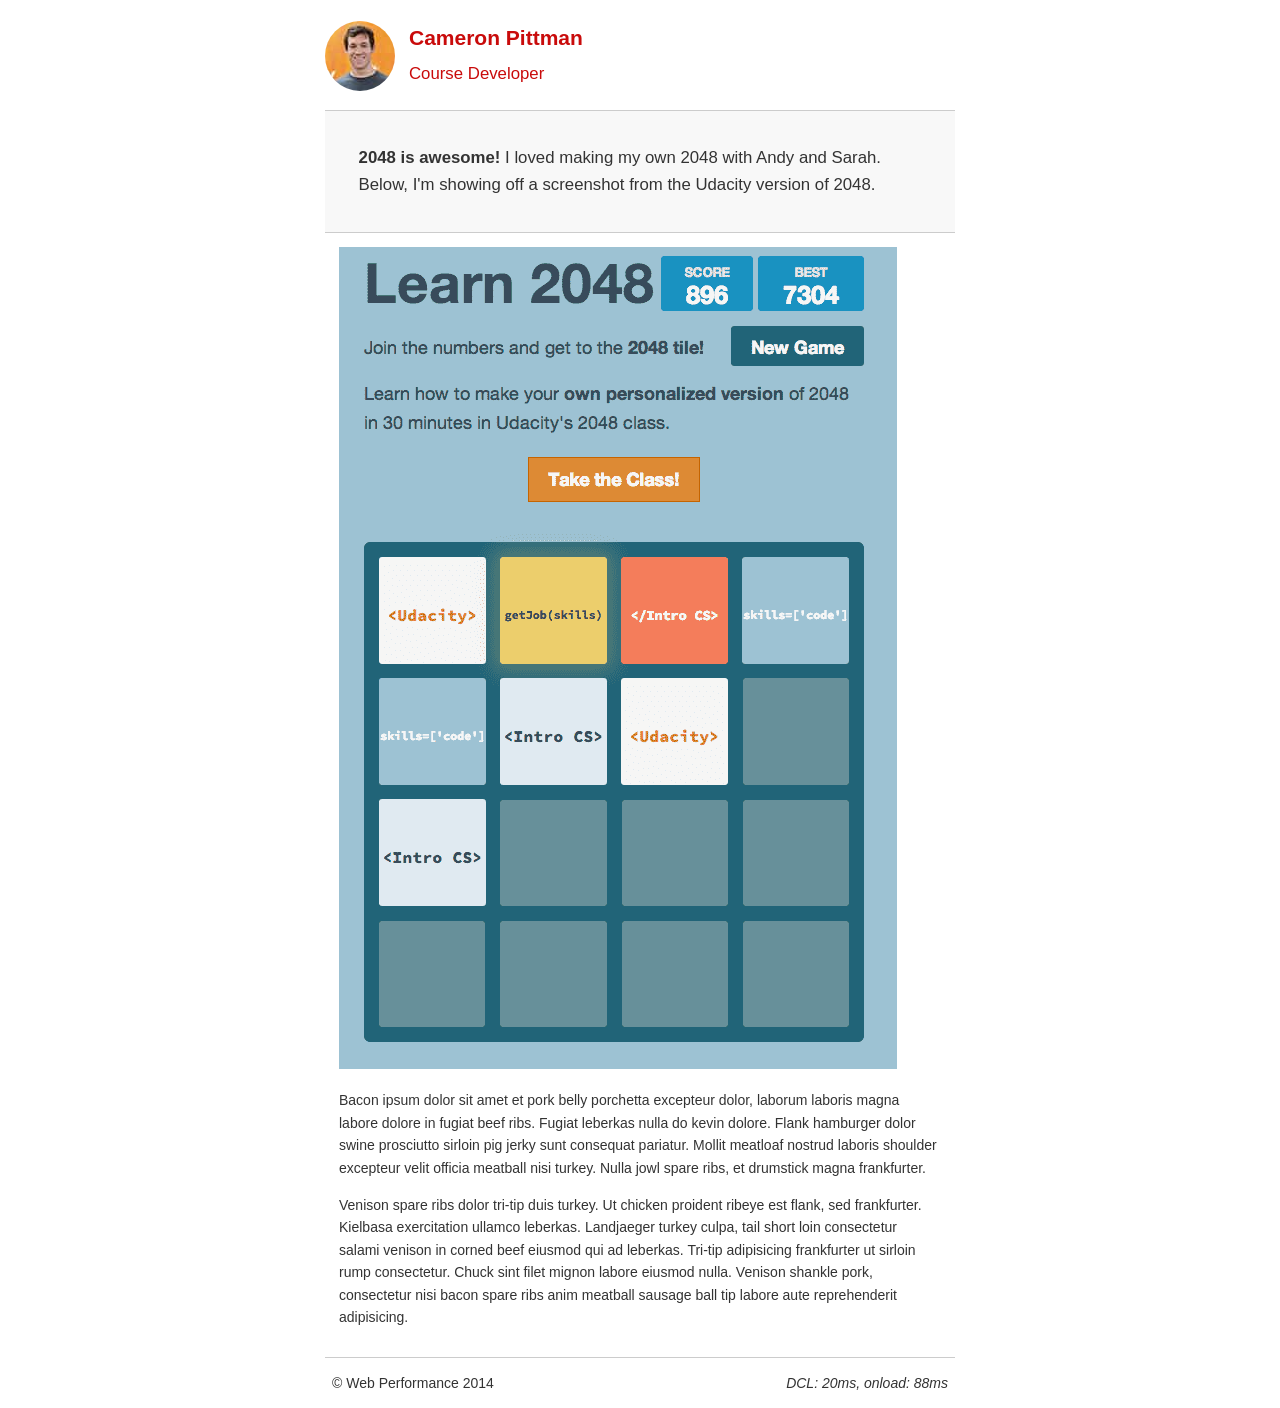
<file: project-2048.html>
<!DOCTYPE html><html lang="en"> <head> <meta charset="utf-8"> <meta name="viewport" content="width=device-width, initial-scale=1"> <meta name="description" content=" FILL ME IN "> <meta name="author" content=" FILL ME IN "> <title>Cameron Pittman: Portfolio</title> <style>
    html{font-size:100%;overflow-y:scroll;-webkit-tap-highlight-color:rgba(0,0,0,0);-ms-text-size-adjust:100%;-webkit-text-size-adjust:none}body{margin:0;font-size:14px;line-height:1.61;font-weight:400}body,button,input,select,textarea{font-family:'Open Sans',sans-serif;color:#333}a{color:#12C}a:visited{color:#61C}a:focus{outline:thin dotted}a:hover,a:active{color:#c00;outline:0}b,strong{font-weight:700}pre,code{font-family:monospace,monospace;font-size:1em}ul,ol{margin:1em 0;padding:0 0 0 20px}img{border:0;max-width:100%}body{background:#fff}header,footer,.container{max-width:45em;margin:0 auto}header{padding:0 .5em;color:#C90B0B}header img{border-radius:40px;float:left}header p{font-size:1.5em;font-weight:700;padding-left:4em}header p span{font-size:.8em;font-weight:400}.hero{padding:2em;background-color:#f8f8f8;font-size:1.2em;border-bottom:1px solid #ccc;border-top:1px solid #ccc}.content{padding:1em 1em}.content li{list-style-type:none;font-size:1.1em}li img{float:left;padding-right:1em}li p{font-size:.9em;font-style:italic}footer{padding:0 .5em;border-top:1px solid #ccc}footer span{float:right;font-style:italic}
  </style> <link href="css/print.css" rel="stylesheet" media="print"> <link rel="stylesheet" href="css/smart-phone-style.css" media="max-width: 480px"> <script async src="//www.google-analytics.com/analytics.js"></script> <script async src="js/perfmatters.js"></script> </head> <body> <header> <a href="/"><img src="img/profilepic.jpg"></a> <p>Cameron Pittman<br><span>Course Developer</span></p></header> <div class="container"> <div class="hero"> <strong>2048 is awesome!</strong> I loved making my own 2048 with Andy and Sarah. Below, I'm showing off a screenshot from the Udacity version of 2048. </div><div class="content"> <img class="img-responsive" src="img/2048.png"> <p>Bacon ipsum dolor sit amet et pork belly porchetta excepteur dolor, laborum laboris magna labore dolore in fugiat beef ribs. Fugiat leberkas nulla do kevin dolore. Flank hamburger dolor swine prosciutto sirloin pig jerky sunt consequat pariatur. Mollit meatloaf nostrud laboris shoulder excepteur velit officia meatball nisi turkey. Nulla jowl spare ribs, et drumstick magna frankfurter.</p><p>Venison spare ribs dolor tri-tip duis turkey. Ut chicken proident ribeye est flank, sed frankfurter. Kielbasa exercitation ullamco leberkas. Landjaeger turkey culpa, tail short loin consectetur salami venison in corned beef eiusmod qui ad leberkas. Tri-tip adipisicing frankfurter ut sirloin rump consectetur. Chuck sint filet mignon labore eiusmod nulla. Venison shankle pork, consectetur nisi bacon spare ribs anim meatball sausage ball tip labore aute reprehenderit adipisicing.</p></div><footer> <p>&copy; Web Performance 2014 <span id="crp-stats"></span></p></footer> <script>(function(w,g){w['GoogleAnalyticsObject']=g; w[g]=w[g]||function(){(w[g].q=w[g].q||[]).push(arguments)};w[g].l=1*new Date();})(window,'ga'); // Optional TODO: replace with your Google Analytics profile ID. ga('create', 'UA-XXXX-Y'); ga('send', 'pageview'); </script> </body></html>
</file>
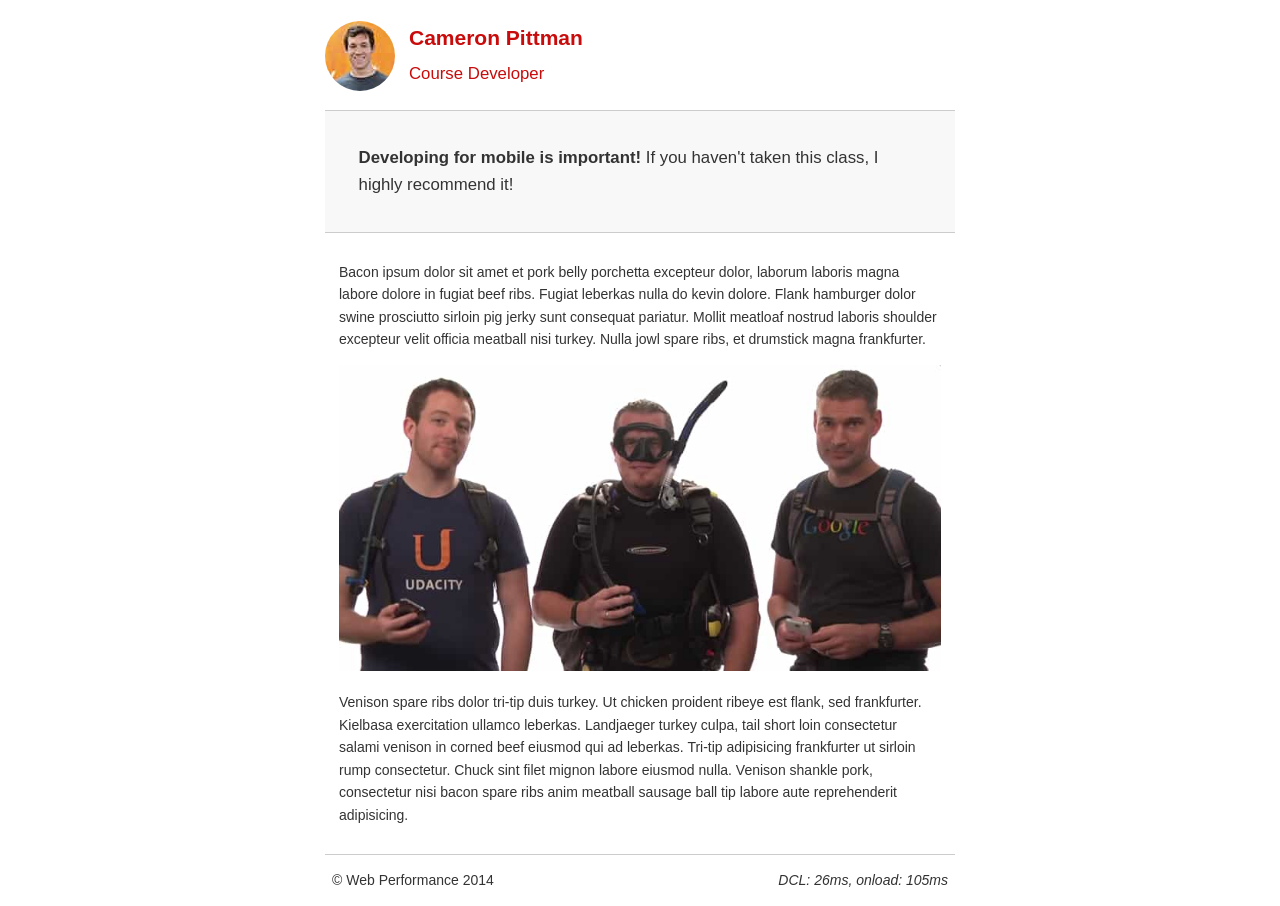
<file: project-mobile.html>
<!DOCTYPE html><html lang="en"> <head> <meta charset="utf-8"> <meta name="viewport" content="width=device-width, initial-scale=1"> <meta name="description" content=" FILL ME IN "> <meta name="author" content=" FILL ME IN "> <title>Cameron Pitman: Portfolio</title> <style>
    html{font-size:100%;overflow-y:scroll;-webkit-tap-highlight-color:rgba(0,0,0,0);-ms-text-size-adjust:100%;-webkit-text-size-adjust:none}body{margin:0;font-size:14px;line-height:1.61;font-weight:400}body,button,input,select,textarea{font-family:'Open Sans',sans-serif;color:#333}a{color:#12C}a:visited{color:#61C}a:focus{outline:thin dotted}a:hover,a:active{color:#c00;outline:0}b,strong{font-weight:700}pre,code{font-family:monospace,monospace;font-size:1em}ul,ol{margin:1em 0;padding:0 0 0 20px}img{border:0;max-width:100%}body{background:#fff}header,footer,.container{max-width:45em;margin:0 auto}header{padding:0 .5em;color:#C90B0B}header img{border-radius:40px;float:left}header p{font-size:1.5em;font-weight:700;padding-left:4em}header p span{font-size:.8em;font-weight:400}.hero{padding:2em;background-color:#f8f8f8;font-size:1.2em;border-bottom:1px solid #ccc;border-top:1px solid #ccc}.content{padding:1em 1em}.content li{list-style-type:none;font-size:1.1em}li img{float:left;padding-right:1em}li p{font-size:.9em;font-style:italic}footer{padding:0 .5em;border-top:1px solid #ccc}footer span{float:right;font-style:italic}
  </style> <link href="css/print.css" rel="stylesheet" media="print"> <link rel="stylesheet" href="css/smart-phone-style.css" media="max-width: 480px"> <script async src="http://www.google-analytics.com/analytics.js"></script> <script async src="js/perfmatters.js"></script> </head> <body> <header> <a href="/"><img src="img/profilepic.jpg"></a> <p>Cameron Pittman<br><span>Course Developer</span></p></header> <div class="container"> <div class="hero"> <strong>Developing for mobile is important!</strong> If you haven't taken this class, I highly recommend it! </div><div class="content"> <p>Bacon ipsum dolor sit amet et pork belly porchetta excepteur dolor, laborum laboris magna labore dolore in fugiat beef ribs. Fugiat leberkas nulla do kevin dolore. Flank hamburger dolor swine prosciutto sirloin pig jerky sunt consequat pariatur. Mollit meatloaf nostrud laboris shoulder excepteur velit officia meatball nisi turkey. Nulla jowl spare ribs, et drumstick magna frankfurter.</p><img src="img/mobilewebdev.jpg"> <p>Venison spare ribs dolor tri-tip duis turkey. Ut chicken proident ribeye est flank, sed frankfurter. Kielbasa exercitation ullamco leberkas. Landjaeger turkey culpa, tail short loin consectetur salami venison in corned beef eiusmod qui ad leberkas. Tri-tip adipisicing frankfurter ut sirloin rump consectetur. Chuck sint filet mignon labore eiusmod nulla. Venison shankle pork, consectetur nisi bacon spare ribs anim meatball sausage ball tip labore aute reprehenderit adipisicing.</p></div><footer> <p>&copy; Web Performance 2014 <span id="crp-stats"></span></p></footer> <script>(function(w,g){w['GoogleAnalyticsObject']=g; w[g]=w[g]||function(){(w[g].q=w[g].q||[]).push(arguments)};w[g].l=1*new Date();})(window,'ga'); // Optional TODO: replace with your Google Analytics profile ID. ga('create', 'UA-XXXX-Y'); ga('send', 'pageview'); </script> </body></html>
</file>
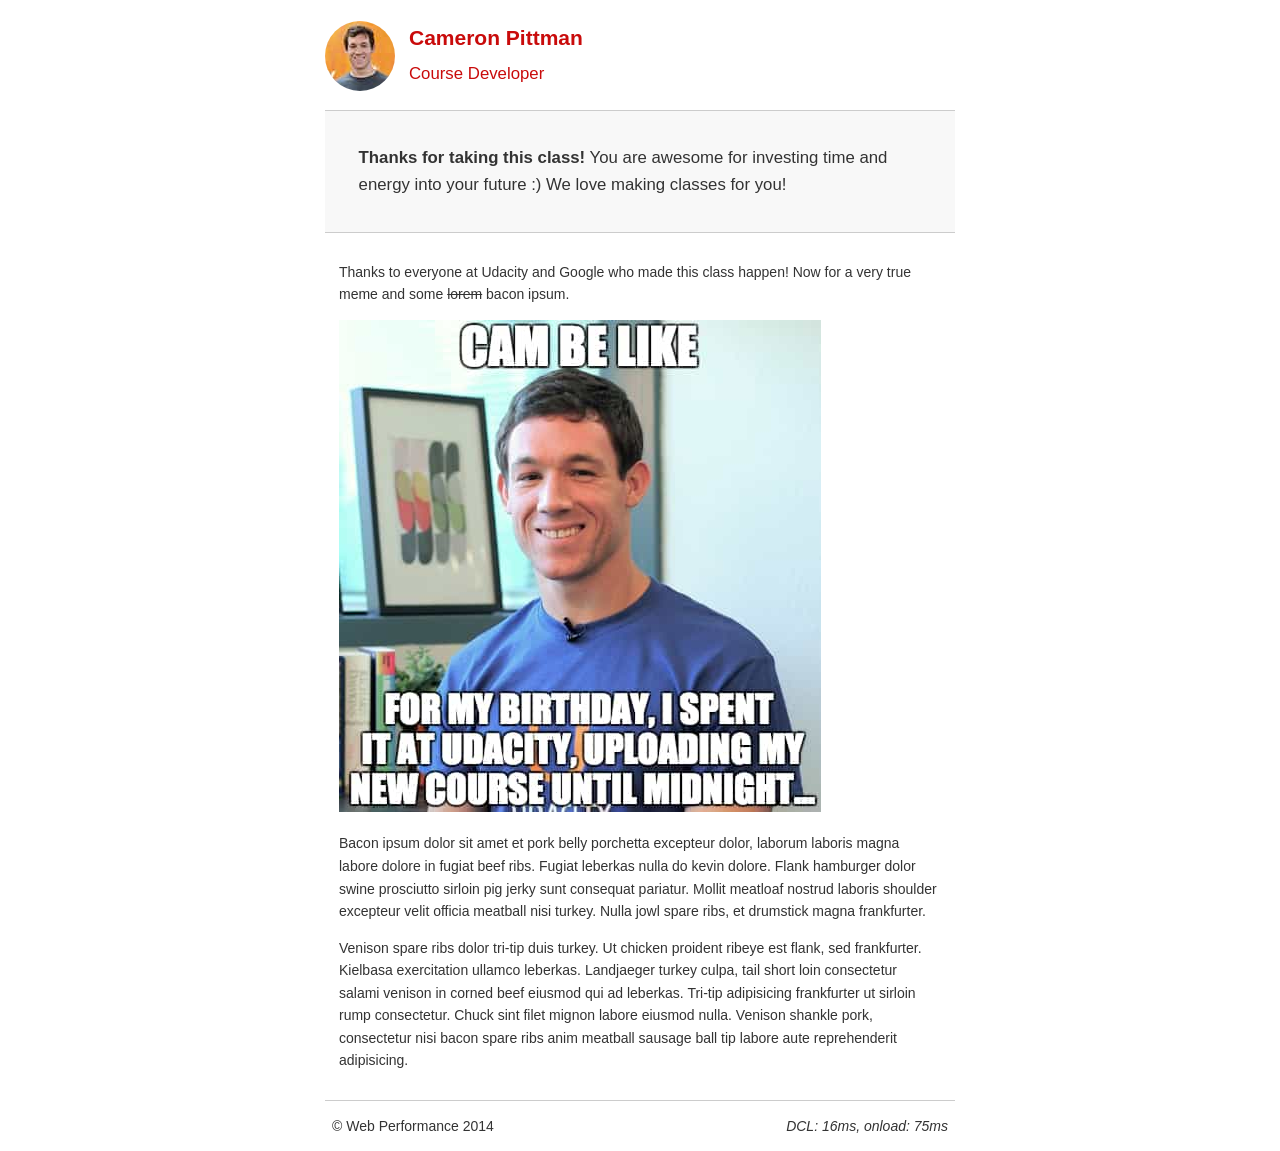
<file: project-webperf.html>
<!DOCTYPE html><html lang="en"> <head> <meta charset="utf-8"> <meta name="viewport" content="width=device-width, initial-scale=1"> <meta name="description" content=" FILL ME IN "> <meta name="author" content=" FILL ME IN "> <title>Cameron Pittman: Portfolio</title> <style>
    html{font-size:100%;overflow-y:scroll;-webkit-tap-highlight-color:rgba(0,0,0,0);-ms-text-size-adjust:100%;-webkit-text-size-adjust:none}body{margin:0;font-size:14px;line-height:1.61;font-weight:400}body,button,input,select,textarea{font-family:'Open Sans',sans-serif;color:#333}a{color:#12C}a:visited{color:#61C}a:focus{outline:thin dotted}a:hover,a:active{color:#c00;outline:0}b,strong{font-weight:700}pre,code{font-family:monospace,monospace;font-size:1em}ul,ol{margin:1em 0;padding:0 0 0 20px}img{border:0;max-width:100%}body{background:#fff}header,footer,.container{max-width:45em;margin:0 auto}header{padding:0 .5em;color:#C90B0B}header img{border-radius:40px;float:left}header p{font-size:1.5em;font-weight:700;padding-left:4em}header p span{font-size:.8em;font-weight:400}.hero{padding:2em;background-color:#f8f8f8;font-size:1.2em;border-bottom:1px solid #ccc;border-top:1px solid #ccc}.content{padding:1em 1em}.content li{list-style-type:none;font-size:1.1em}li img{float:left;padding-right:1em}li p{font-size:.9em;font-style:italic}footer{padding:0 .5em;border-top:1px solid #ccc}footer span{float:right;font-style:italic}
  </style> <link href="css/print.css" rel="stylesheet" media="print"> <link rel="stylesheet" href="css/smart-phone-style.css" media="max-width: 480px"> <script async src="http://www.google-analytics.com/analytics.js"></script> <script async src="js/perfmatters.js"></script> </head> <body> <header> <a href="/"><img src="img/profilepic.jpg"></a> <p>Cameron Pittman<br><span>Course Developer</span></p></header> <div class="container"> <div class="hero"> <strong>Thanks for taking this class!</strong> You are awesome for investing time and energy into your future :) We love making classes for you! </div><div class="content"> <p>Thanks to everyone at Udacity and Google who made this class happen! Now for a very true meme and some <strike>lorem</strike> bacon ipsum.</p><img src="img/cam_be_like.jpg"> <p>Bacon ipsum dolor sit amet et pork belly porchetta excepteur dolor, laborum laboris magna labore dolore in fugiat beef ribs. Fugiat leberkas nulla do kevin dolore. Flank hamburger dolor swine prosciutto sirloin pig jerky sunt consequat pariatur. Mollit meatloaf nostrud laboris shoulder excepteur velit officia meatball nisi turkey. Nulla jowl spare ribs, et drumstick magna frankfurter.</p><p>Venison spare ribs dolor tri-tip duis turkey. Ut chicken proident ribeye est flank, sed frankfurter. Kielbasa exercitation ullamco leberkas. Landjaeger turkey culpa, tail short loin consectetur salami venison in corned beef eiusmod qui ad leberkas. Tri-tip adipisicing frankfurter ut sirloin rump consectetur. Chuck sint filet mignon labore eiusmod nulla. Venison shankle pork, consectetur nisi bacon spare ribs anim meatball sausage ball tip labore aute reprehenderit adipisicing.</p></div><footer> <p>&copy; Web Performance 2014 <span id="crp-stats"></span></p></footer> <script>(function(w,g){w['GoogleAnalyticsObject']=g; w[g]=w[g]||function(){(w[g].q=w[g].q||[]).push(arguments)};w[g].l=1*new Date();})(window,'ga'); // Optional TODO: replace with your Google Analytics profile ID. ga('create', 'UA-XXXX-Y'); ga('send', 'pageview'); </script> </body></html>
</file>
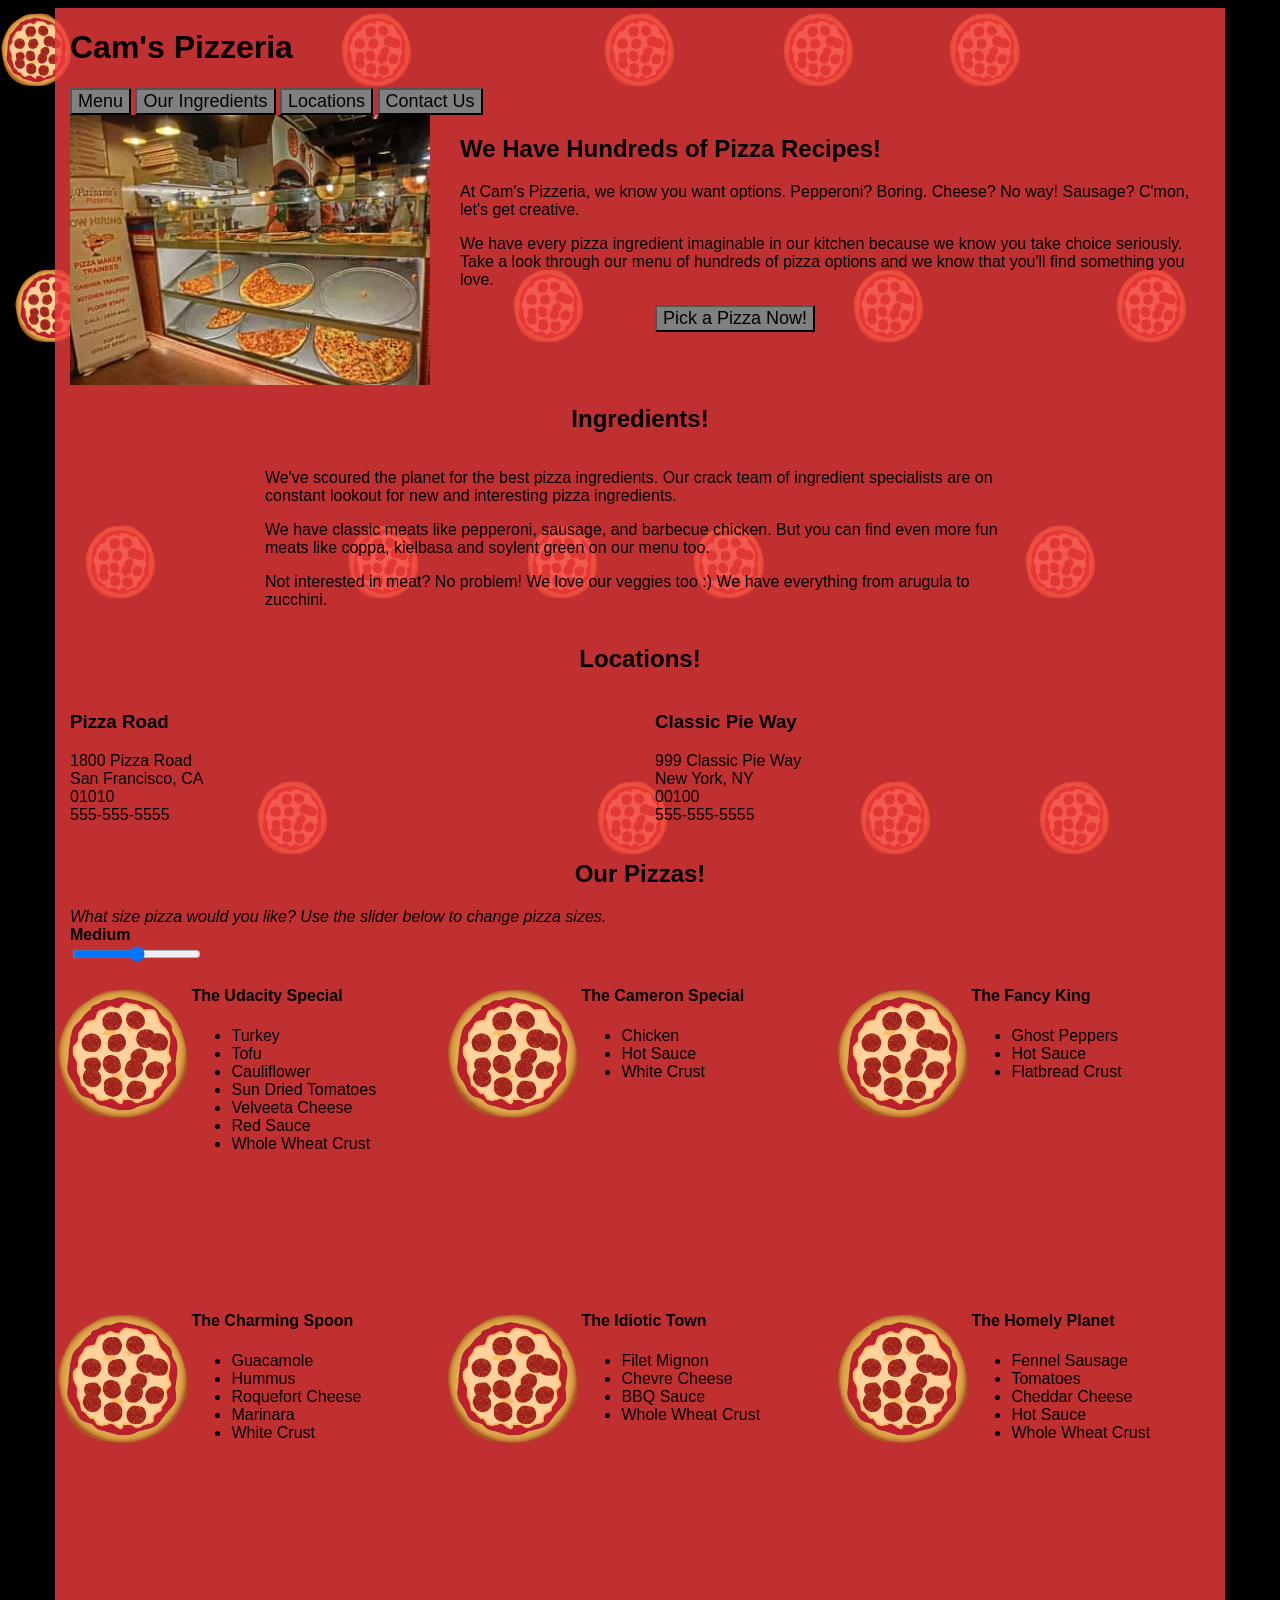
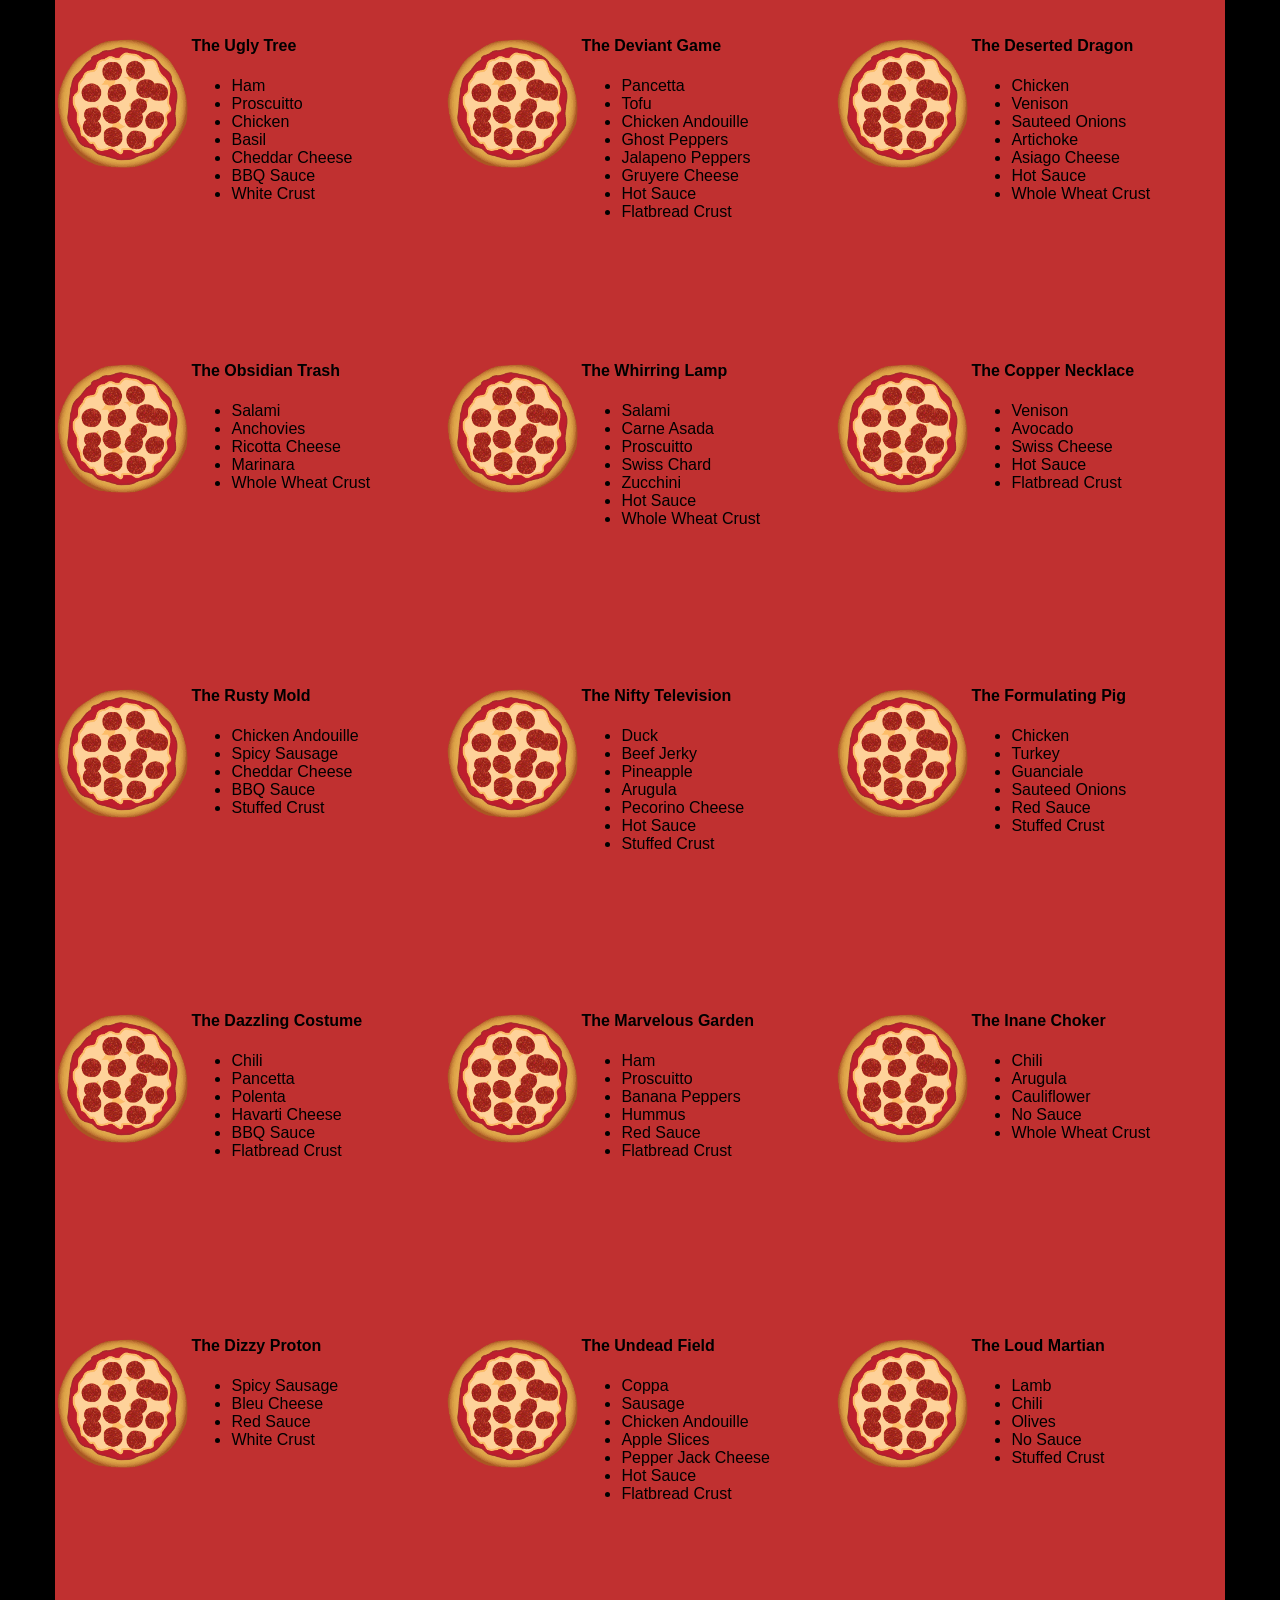
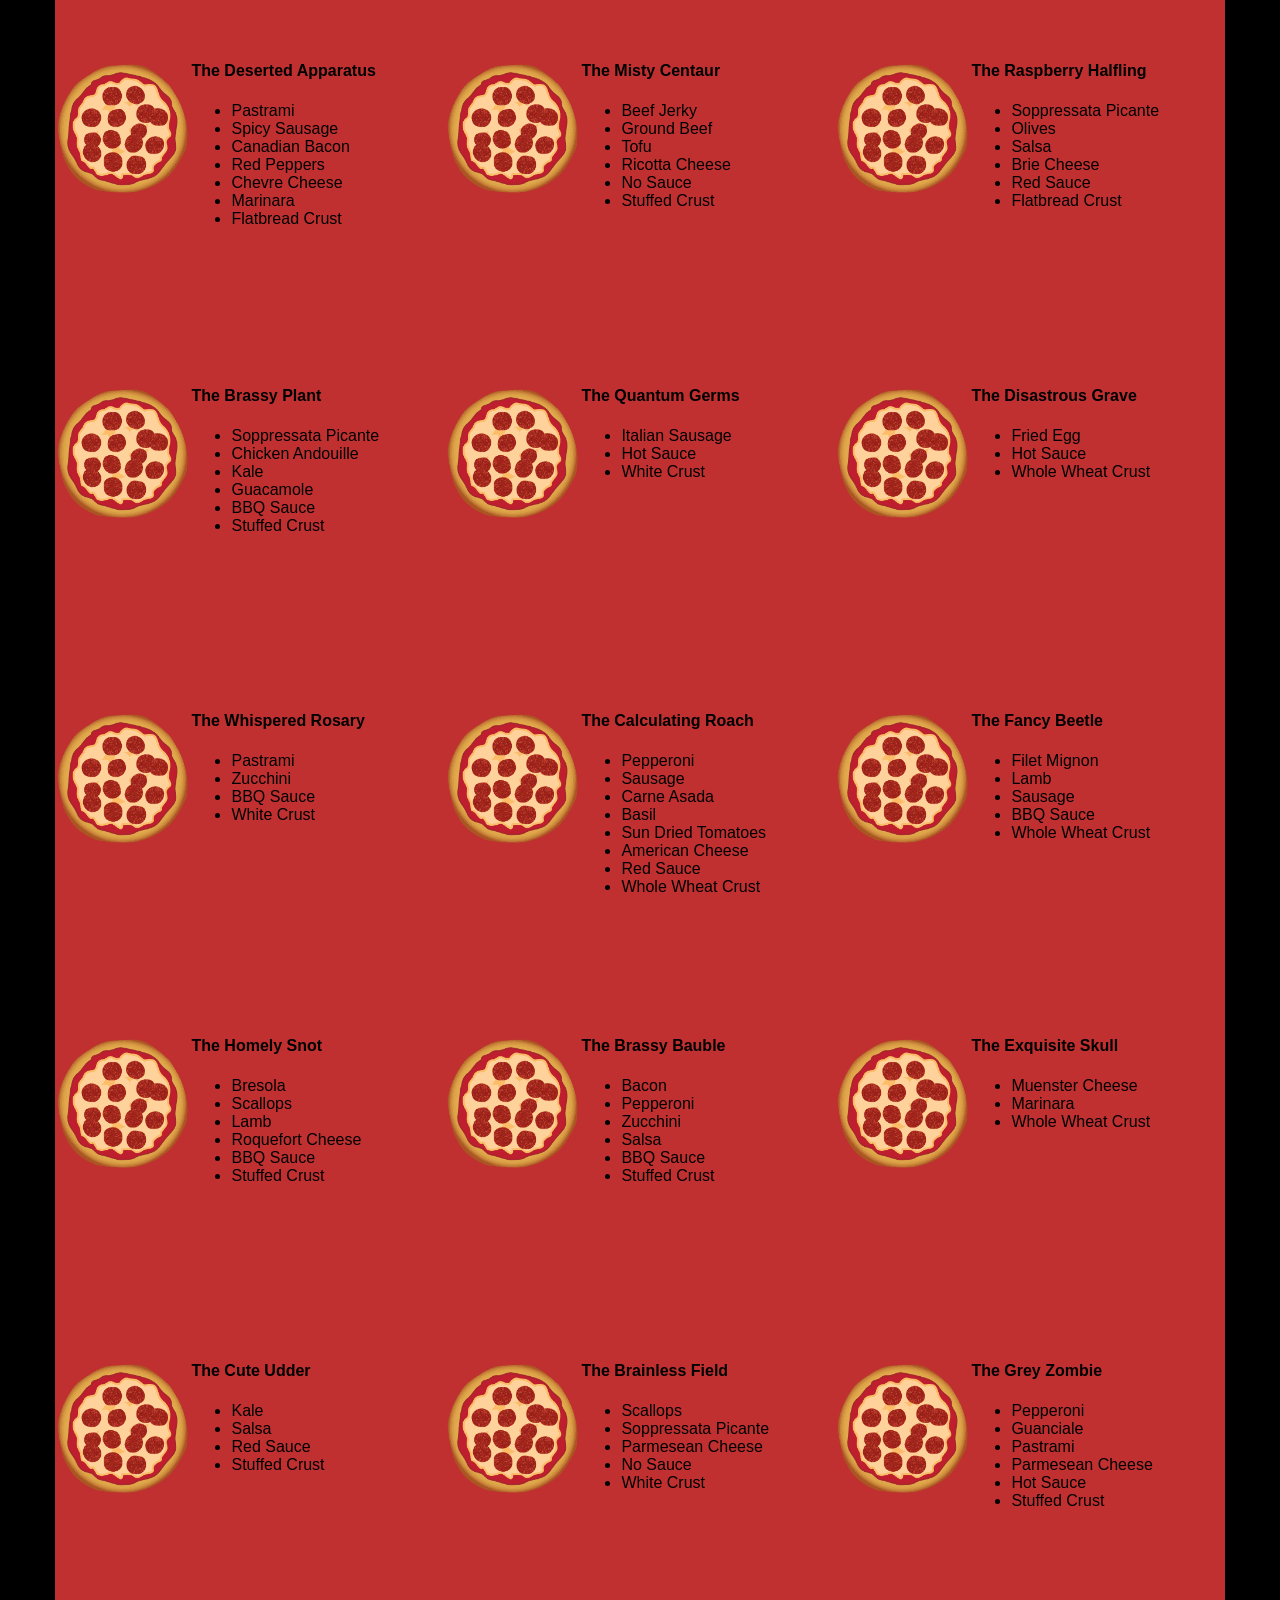
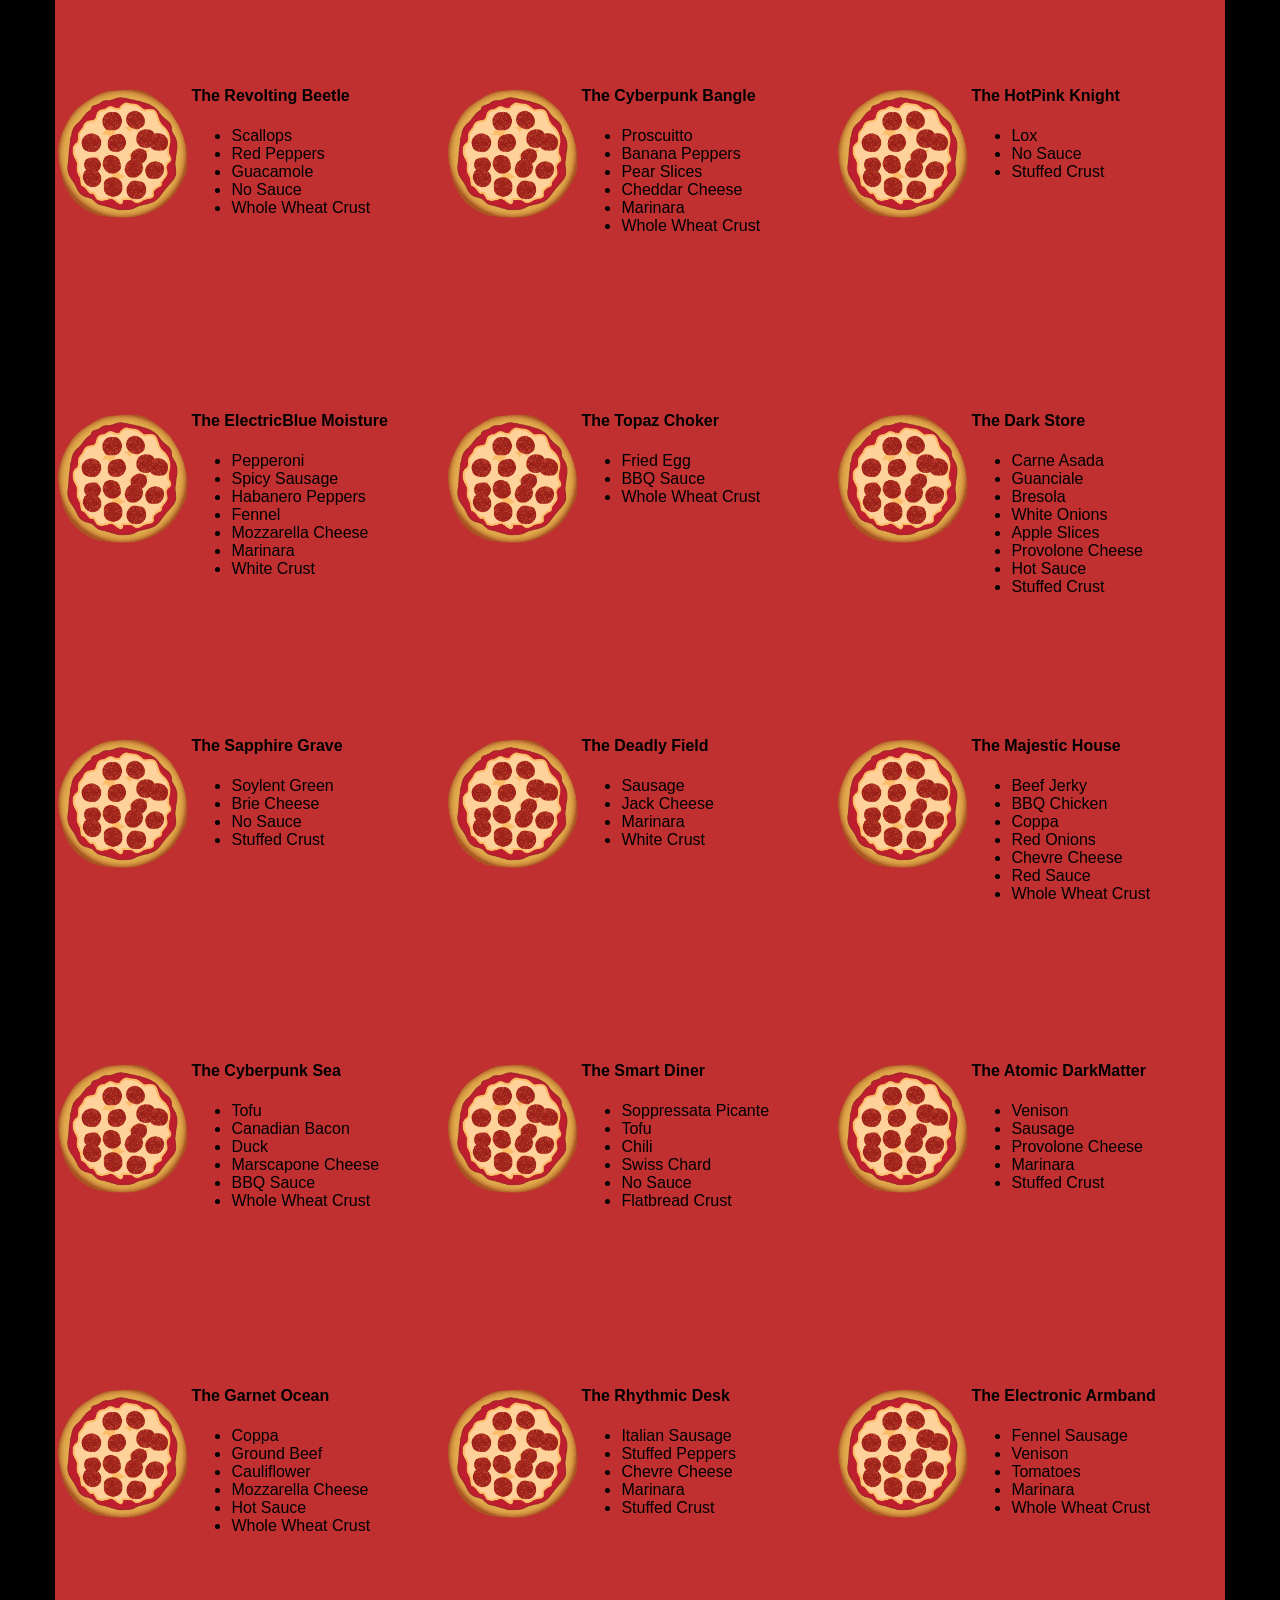
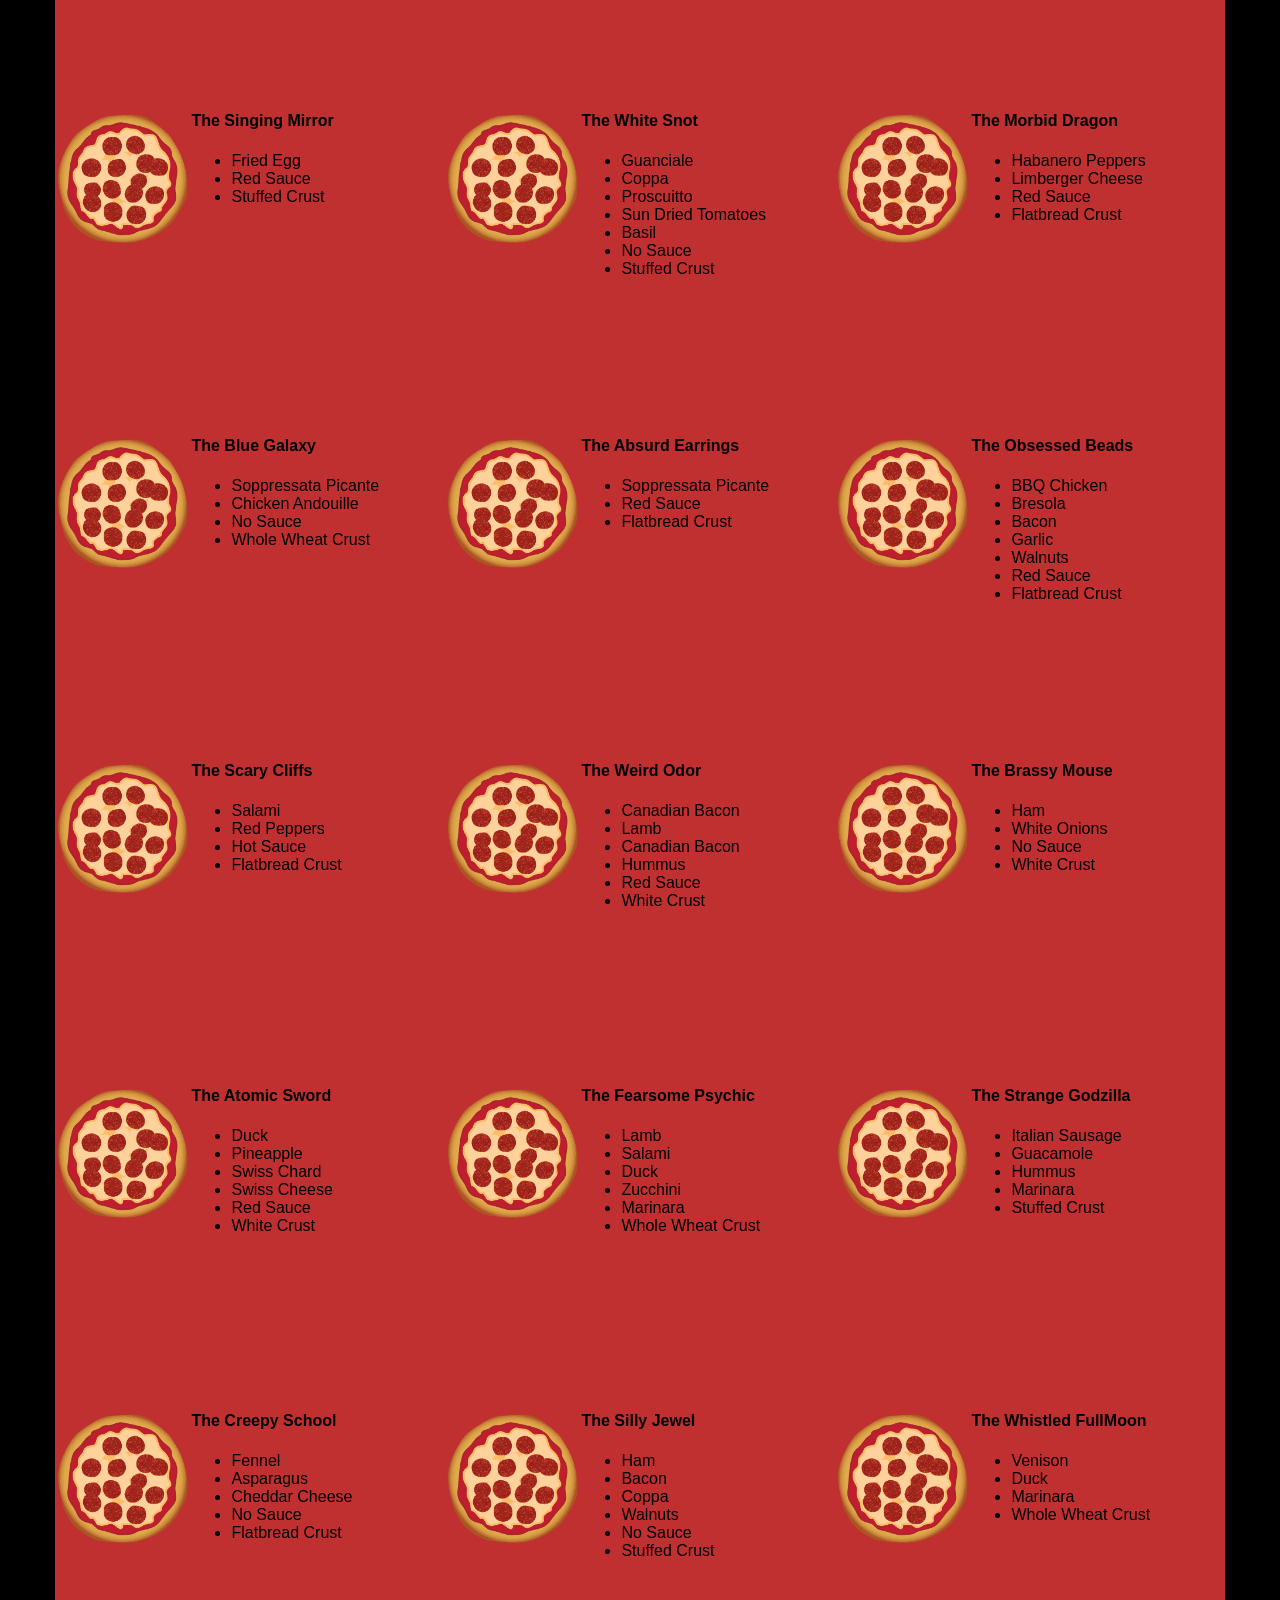
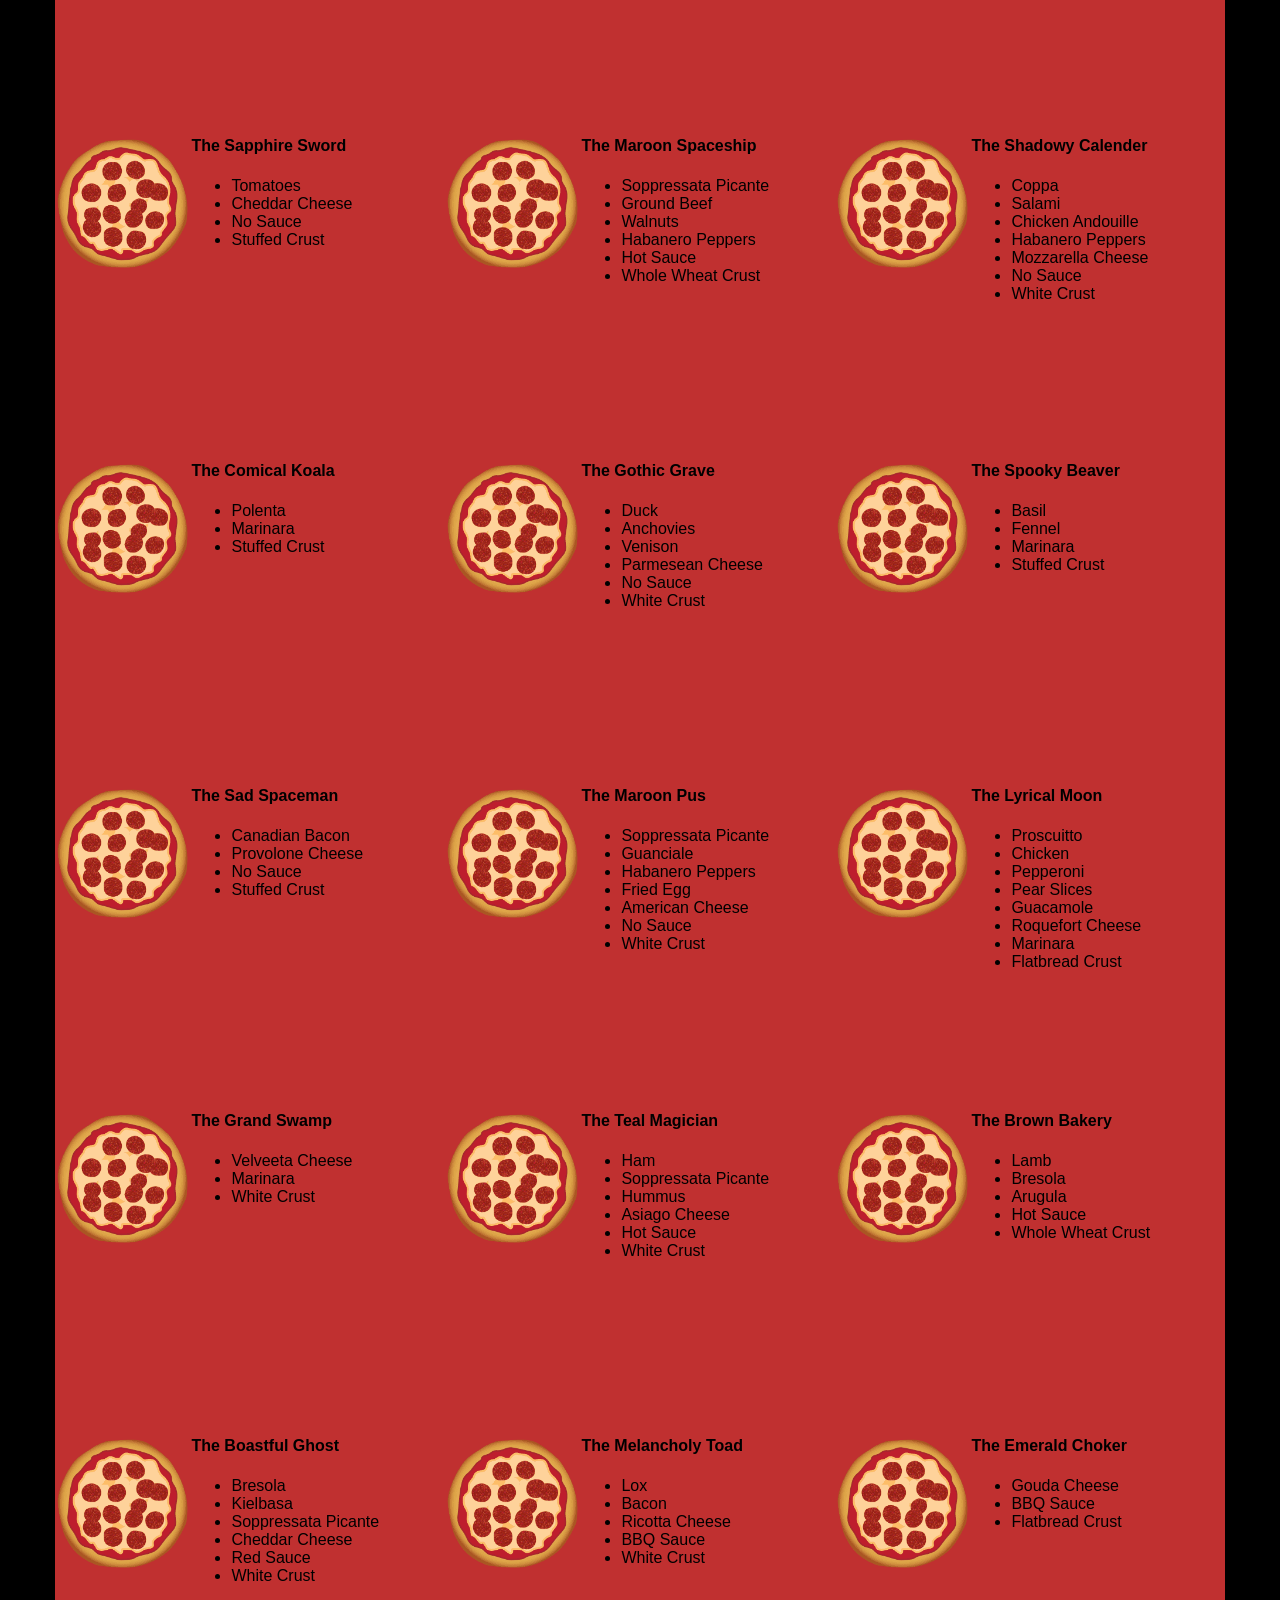
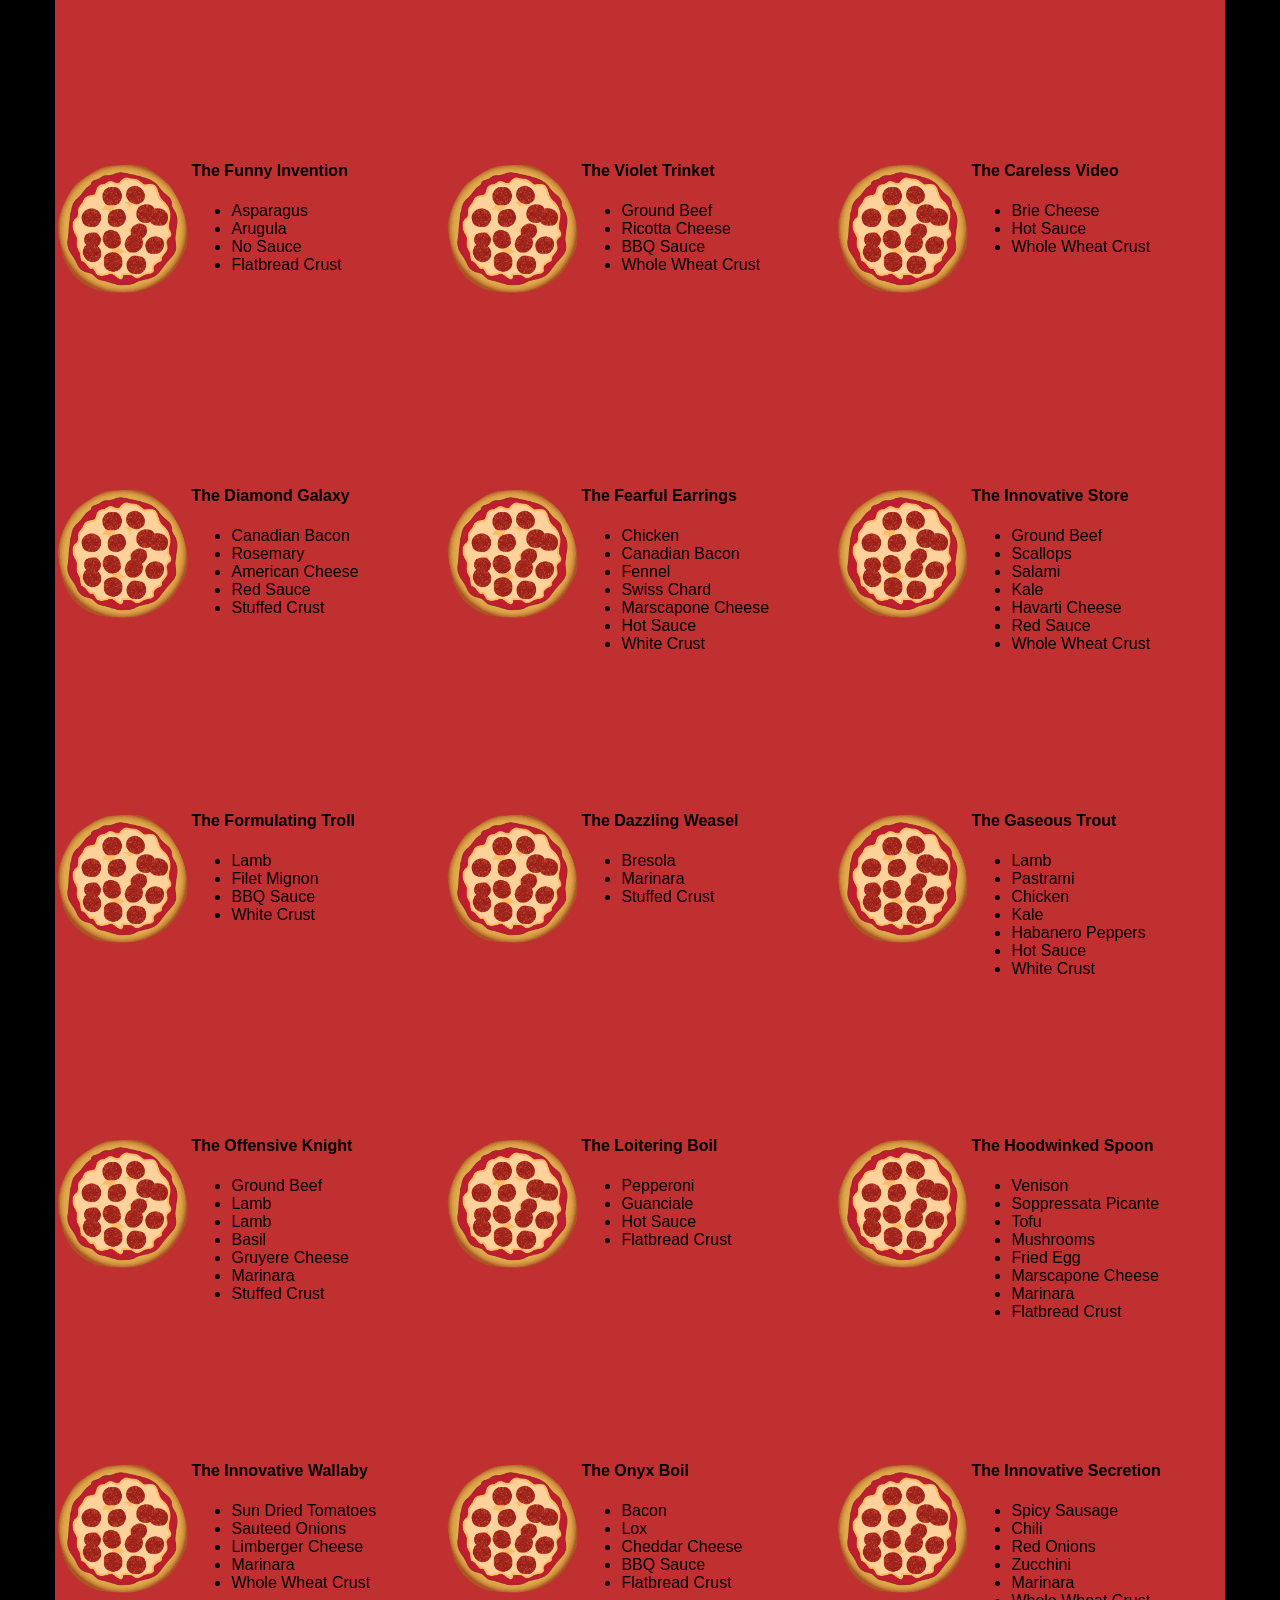
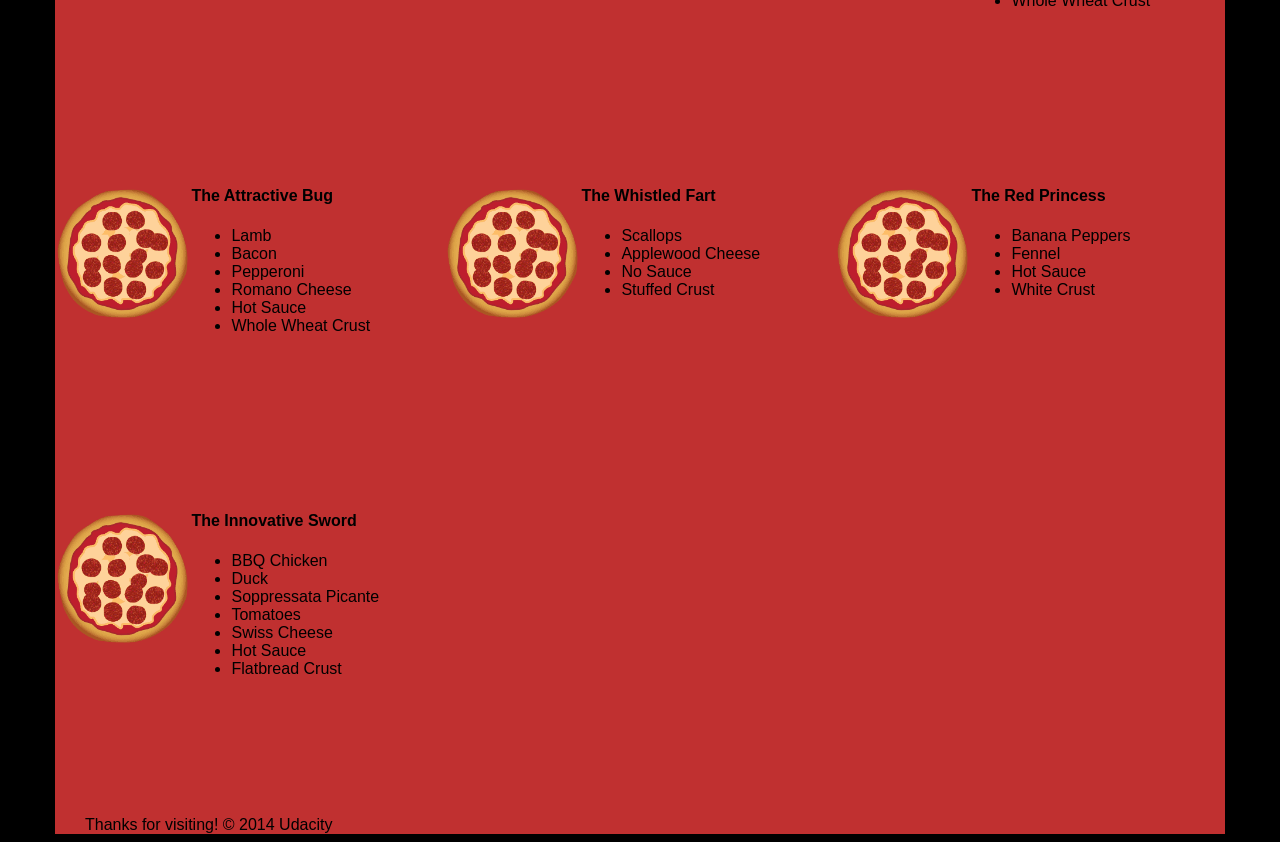
<file: views/pizza.html>
<!DOCTYPE HTML>
<html>
<head>
  <link rel="stylesheet" href="css/style.css">
  <link rel="stylesheet" href="css/bootstrap-grid.css">
</head>

<body>
  <div class="container">
    <div id="header" class="row">
      <div class="col-md-6">
        <div class="row">
          <div class="col-md-12">
            <h1>Cam's Pizzeria</h1>
            <div class="row">
              <div id="menu" class="col-md-12">
                <form action="#randomPizzas">
                  <input type="submit" value="Menu">
                </form>
                <form action="#ingredients">
                  <input type="submit" value="Our Ingredients">
                </form>
                <form action="#locations">
                  <input type="submit" value="Locations">
                </form>
                <form action="#" onsubmit="alert('Thanks for clicking! This button doesn\'t do anything because this is a fake pizzeria :\)')">
                  <input type="submit" value="Contact Us">
                </form>
              </div>
            </div>
          </div>
        </div>
      </div>
      <div id="movingPizzas1" class="col-md-6">
      </div>
    </div>
    <div id="callToAction" class="row">
      <div class="col-md-4">
        <img src="images/pizzeria.jpg" class="img-responsive"> <!-- Image credit to: http://commons.wikimedia.org/wiki/File:HK_TST_night_%E5%98%89%E8%98%AD%E9%81%93_Granville_Road_restaurant_Paisano's_Pizzeria_pizza_Dec-2013.JPG -->
      </div>
      <div class="col-md-8">
        <div class="row">
          <div class="col-md-12">
            <h2>We Have Hundreds of Pizza Recipes!</h2>
            <p>At Cam's Pizzeria, we know you want options. Pepperoni? Boring. Cheese? No way! Sausage? C'mon, let's get creative.</p>

            <p>We have every pizza ingredient imaginable in our kitchen because we know you take choice seriously. Take a look through our menu of hundreds of pizza options and we know that you'll find something you love.</p>
          </div>
        </div>
        <div class="row">
          <div class="col-md-6 col-md-push-3">
            <form action="#randomPizzas">
              <input type="submit" value="Pick a Pizza Now!">
            </form>
          </div>
        </div>
      </div>
    </div>
    <div id="ingredients" class="row">
      <div class="col-md-8 col-md-push-2">
        <div class="row">
          <div class="col-md-12 centered">
            <h2>Ingredients!</h2>
          </div>
        </div>
        <div class="row">
          <div class="col-md-12">
            <p>We've scoured the planet for the best pizza ingredients. Our crack team of ingredient specialists are on constant lookout for new and interesting pizza ingredients.</p>

            <p>We have classic meats like pepperoni, sausage, and barbecue chicken. But you can find even more fun meats like coppa, kielbasa and soylent green on our menu too.</p>

            <p>Not interested in meat? No problem! We love our veggies too :) We have everything from arugula to zucchini.</p>
          </div>
        </div>
      </div>
    </div>
    <div id="locations" class="row">
      <div class="col-md-12">
        <h2 style="text-align: center">Locations!</h2>
        <div class="row">
          <div class="col-md-6">
            <h3>Pizza Road</h3>
            <p>1800 Pizza Road<br>San Francisco, CA<br>01010<br>555-555-5555</p>
          </div>
          <div class="col-md-6">
            <h3>Classic Pie Way</h3>
            <p>999 Classic Pie Way<br>New York, NY<br>00100<br>555-555-5555</p>
          </div>
        </div>
      </div>
    </div>
    <div id="pizzaGenerator" class="row">
      <div class="col-md-12">
        <h2 style="text-align: center">Our Pizzas!</h2>
        <div class="row">
          <div class="col-md-12">
            <em>What size pizza would you like? Use the slider below to change pizza sizes.</em>
          </div>
          <div id="pizzaSize" class="col-md-6">Medium</div>
          <div class="col-md-12">
            <input id="sizeSlider" type="range" min="1" max="3" value="2" step="1" onchange="resizePizzas(this.value)"></input>
          </div>
        </div>
        <div id="randomPizzas" class="row">
          <div id="pizza0" class="randomPizzaContainer" style="width:33.33%; height: 325px;">
            <div style="width:35%">
              <img src="images/pizza.png" class="img-responsive">
            </div>
            <div style="width:65%">
              <h4>The Udacity Special</h4>
              <ul>
                <li>Turkey</li>
                <li>Tofu</li>
                <li>Cauliflower</li>
                <li>Sun Dried Tomatoes</li>
                <li>Velveeta Cheese</li>
                <li>Red Sauce</li>
                <li>Whole Wheat Crust</li>
              </ul>
            </div>
          </div>
          <div id="pizza1" class="randomPizzaContainer" style="width:33.33%; height: 325px;">
            <div style="width:35%">
              <img src="images/pizza.png" class="img-responsive">
            </div>
            <div style="width:65%">
              <h4>The Cameron Special</h4>
              <ul>
                <li>Chicken</li>
                <li>Hot Sauce</li>
                <li>White Crust</li>
              </ul>
            </div>
          </div>
        </div>
      </div>
    </div>
    <div id="footer" class="col-md-12">Thanks for visiting! &copy; 2014 Udacity</div>
  </div>
  <script type="text/javascript" src="js/main.js"></script>
</body>

</html>
</html>
</file>
<file: css/print.css>
@media print{*{background:transparent!important;color:black!important;text-shadow:none!important;filter:none!important;-ms-filter:none!important}a,a:visited{color:#444!important;text-decoration:underline}a[href]:after{content:" (" attr(href) ")"}tr,img{page-break-inside:avoid}img{max-width:100%!important}@page{margin:.5cm}p,h2,h3{orphans:3;widows:3}h2,h3{page-break-after:avoid}}
</file>
<file: css/smart-phone-style.css>
@media only screen and (max-width:480px){body{font-size:12px}header p{padding-left:4.5em}}
</file>
<file: views/css/style.css>
*{-webkit-box-sizing:border-box;-moz-box-sizing:border-box;-box-sizing:border-box}body{font-family:"Trebuchet MS",Helvetica,sans-serif;background:#000}input{background:grey;font-size:18px}form{display:inline-block}.centered{text-align:center}#pizzaSize{font-weight:800}.mover{position:fixed;width:256px;z-index:-1}.randomPizzaContainer{float:left;display:flex}.randomPizzaContainer:after{content:"";display:table;clear:both}.container{background-color:rgba(240,60,60,.8)}
</file>
